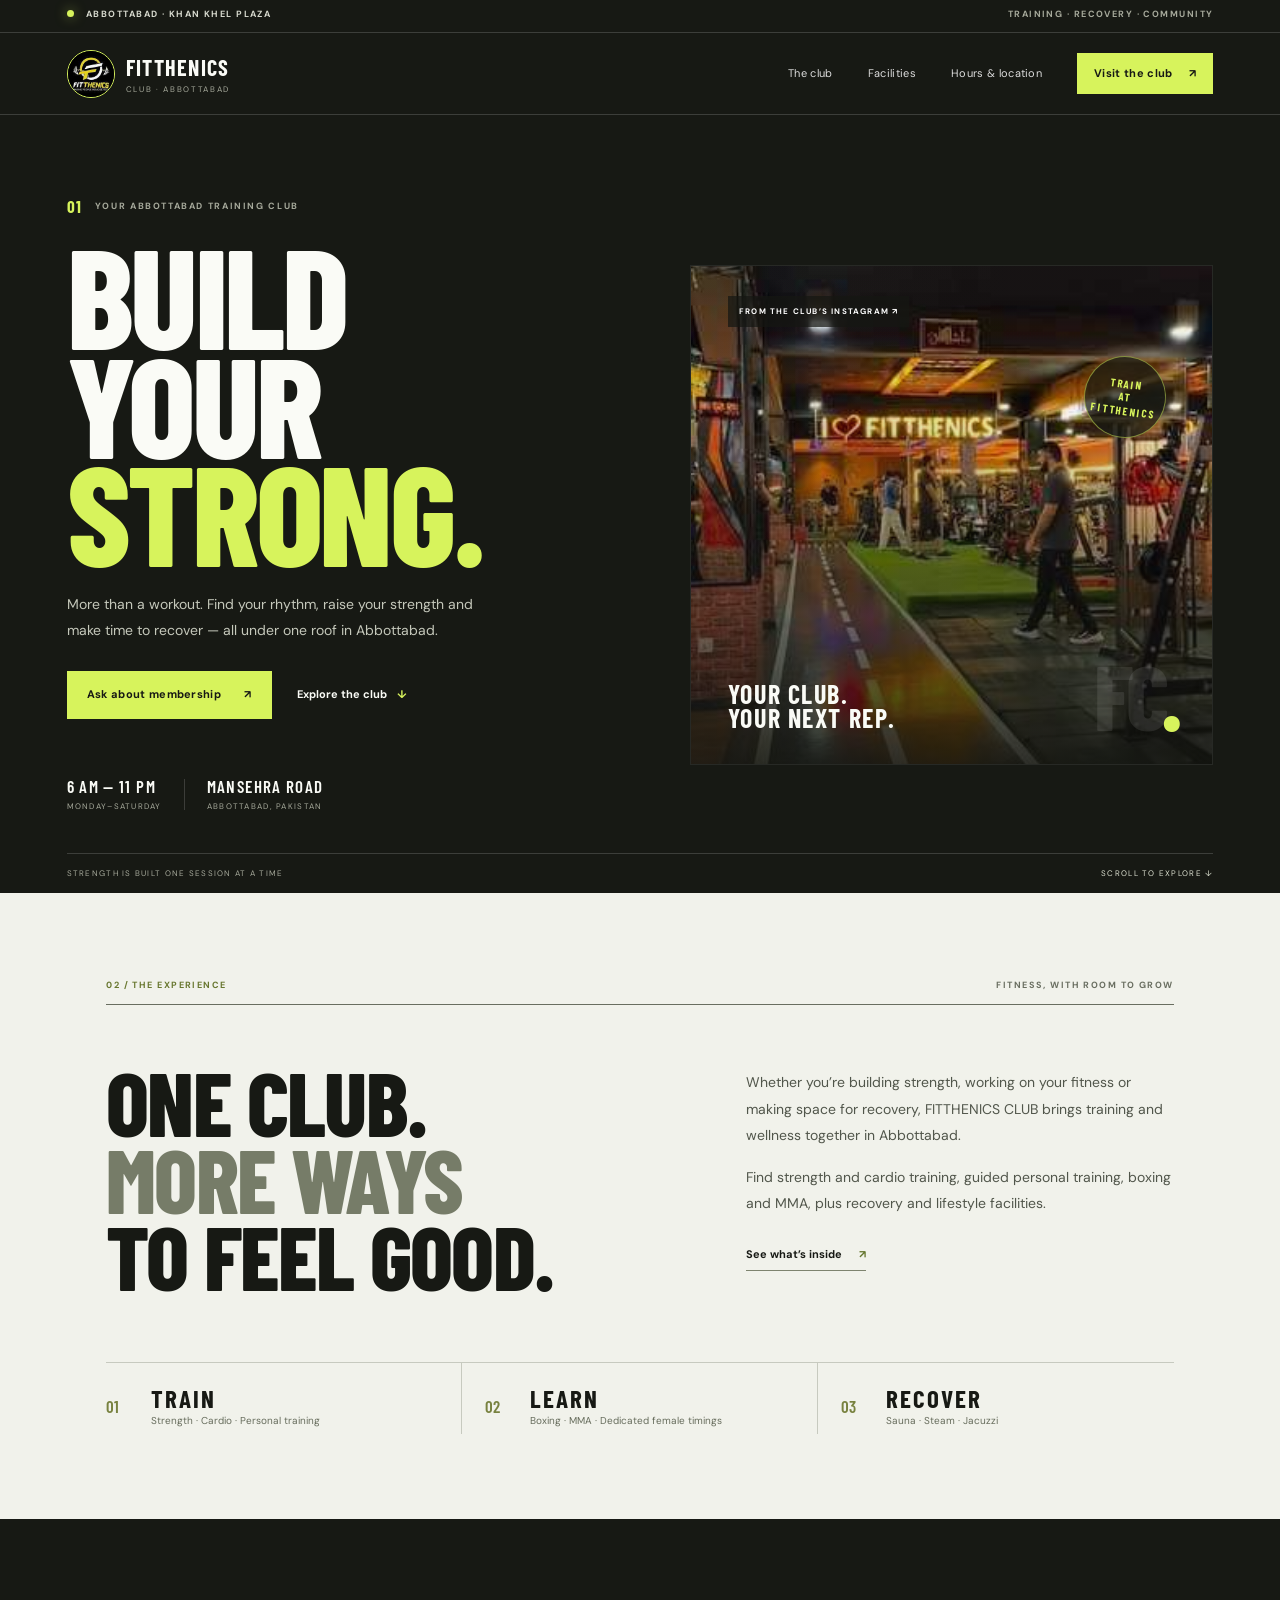
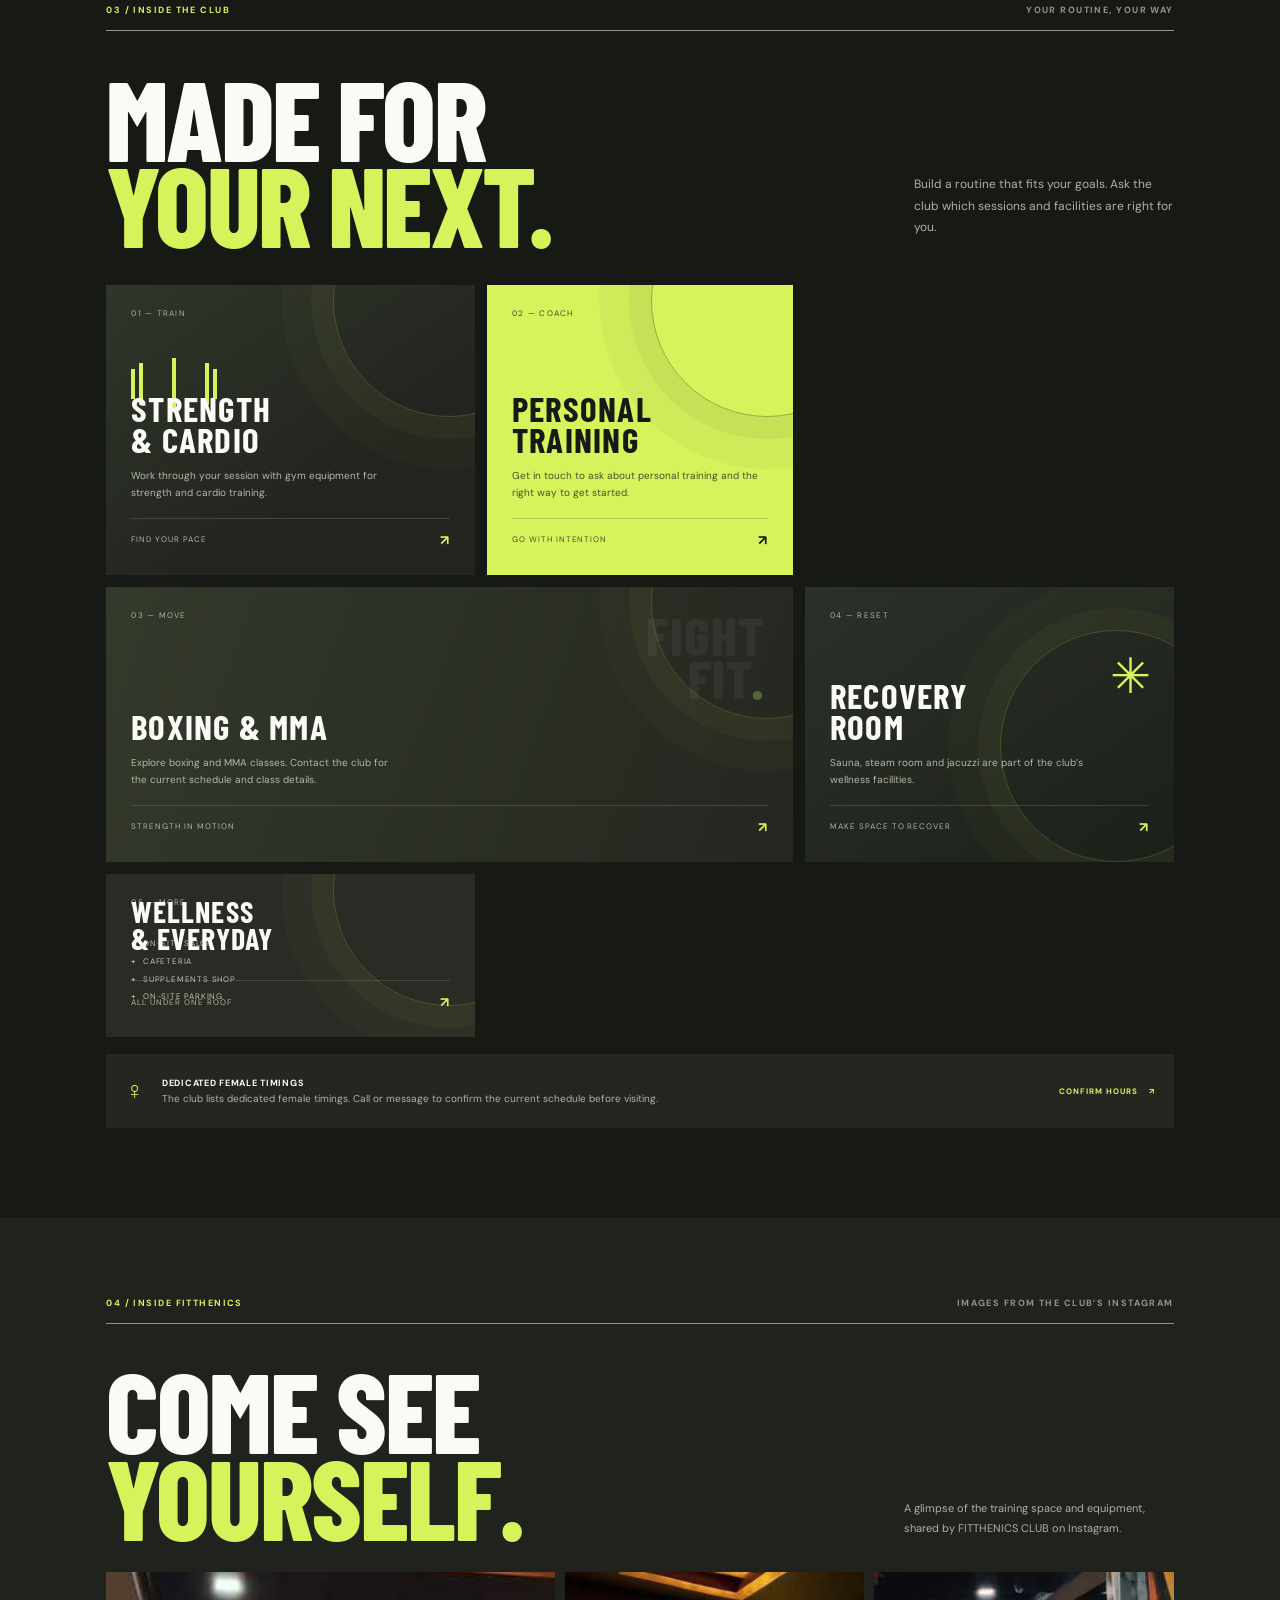
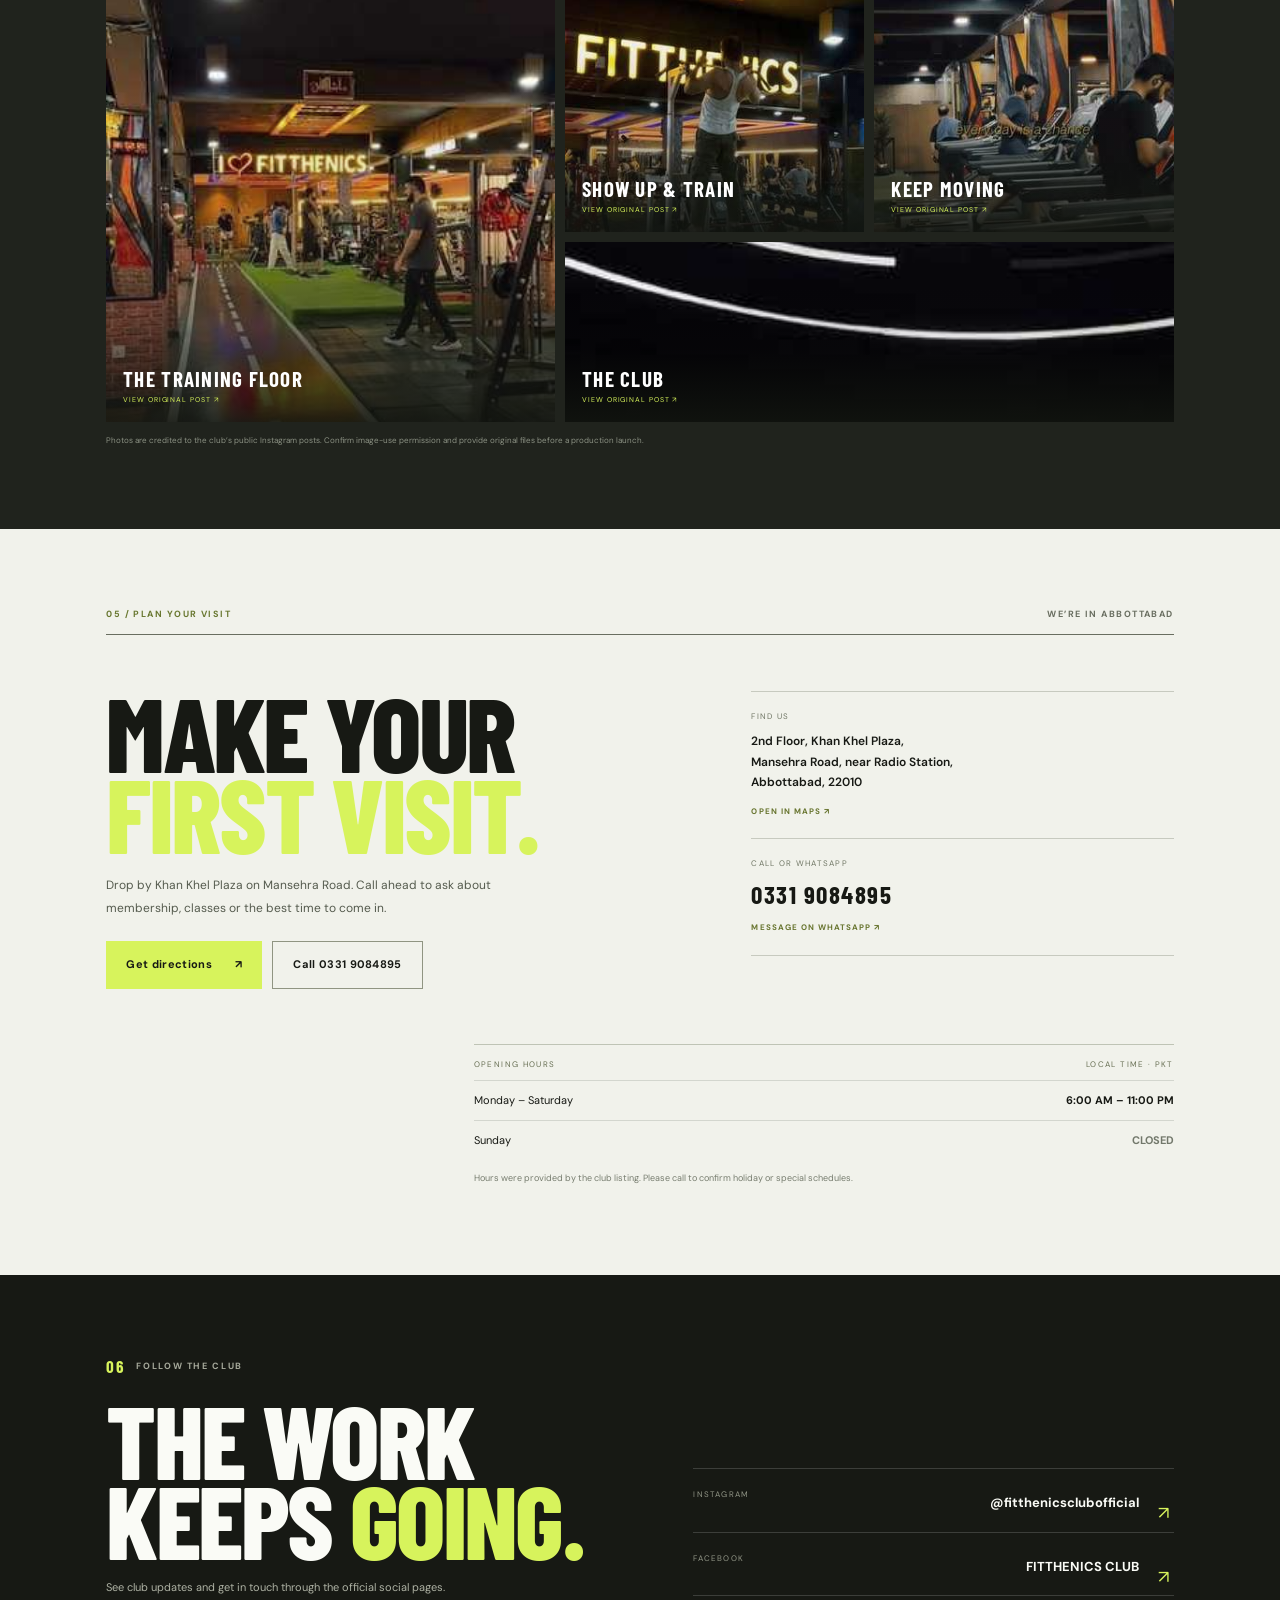
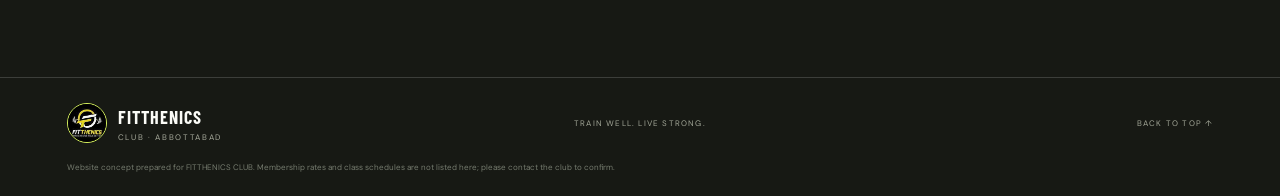
<file: fitthenics-club/index.html>
<!doctype html>
<html lang="en">
<head>
  <meta charset="utf-8">
  <meta name="viewport" content="width=device-width, initial-scale=1">
  <meta name="theme-color" content="#151712">
  <meta name="description" content="Train, recover and recharge at FITTHENICS CLUB in Abbottabad. Explore strength and cardio training, boxing, recovery facilities and more.">
  <title>FITTHENICS CLUB | Train well. Live strong.</title>
  <link rel="preconnect" href="https://fonts.googleapis.com">
  <link rel="preconnect" href="https://fonts.gstatic.com" crossorigin>
  <link href="https://fonts.googleapis.com/css2?family=Barlow+Condensed:wght@500;600;700;800&family=DM+Sans:wght@400;500;600;700&display=swap" rel="stylesheet">
  <link rel="stylesheet" href="styles.css">
  <script src="app.js" defer></script>
</head>
<body>
  <a class="skip-link" href="#main">Skip to content</a>
  <div class="topline"><span class="pulse"></span> ABBOTTABAD · KHAN KHEL PLAZA <span class="topline-right">TRAINING · RECOVERY · COMMUNITY</span></div>
  <header class="site-header">
    <a class="brand" href="#top" aria-label="FITTHENICS CLUB home"><img class="brand-photo" src="images/fitthenics-logo.jpg" alt="FITTHENICS CLUB logo"><span class="brand-copy"><strong>FITTHENICS</strong><small>CLUB · ABBOTTABAD</small></span></a>
    <button class="menu-toggle" aria-expanded="false" aria-controls="site-nav" aria-label="Open menu"><span></span><span></span></button>
    <nav id="site-nav" class="nav-links" aria-label="Main navigation"><a href="#experience">The club</a><a href="#facilities">Facilities</a><a href="#hours">Hours & location</a><a class="nav-cta" href="#contact">Visit the club <span>↗</span></a></nav>
  </header>
  <main id="main">
    <section class="hero" id="top">
      <div class="hero-copy">
        <p class="eyebrow"><span>01</span> YOUR ABBOTTABAD TRAINING CLUB</p>
        <h1>BUILD<br>YOUR <em>STRONG.</em></h1>
        <p class="hero-intro">More than a workout. Find your rhythm, raise your strength and make time to recover — all under one roof in Abbottabad.</p>
        <div class="hero-actions"><a class="button button-lime" href="https://wa.me/923319084895?text=Hi%20FITTHENICS%20CLUB%2C%20I%27d%20like%20to%20ask%20about%20membership." target="_blank" rel="noopener">Ask about membership <span>↗</span></a><a class="text-link" href="#facilities">Explore the club <span>↓</span></a></div>
        <div class="hero-meta"><div><strong>6 AM — 11 PM</strong><span>MONDAY–SATURDAY</span></div><i></i><div><strong>MANSEHRA ROAD</strong><span>ABBOTTABAD, PAKISTAN</span></div></div>
      </div>
      <div class="hero-art hero-art-photo">
        <img class="hero-photo" src="images/instagram-floor.jpg" alt="Inside FITTHENICS CLUB, from its Instagram page" fetchpriority="high" decoding="async">
        <div class="hero-photo-shade"></div>
        <a class="photo-credit" href="https://www.instagram.com/fitthenicsclubofficial/reel/DeEaJNOC7zb/" target="_blank" rel="noopener">FROM THE CLUB’S INSTAGRAM ↗</a>
        <div class="art-caption"><span>YOUR CLUB.<br>YOUR NEXT REP.</span><b>FC<span>.</span></b></div>
        <div class="art-stamp">TRAIN<br>AT<br>FITTHENICS</div>
      </div>
      <div class="hero-bottom"><span>STRENGTH IS BUILT ONE SESSION AT A TIME</span><span>SCROLL TO EXPLORE ↓</span></div>
    </section>

    <section class="intro section-pad" id="experience">
      <div class="section-label"><span>02 / THE EXPERIENCE</span><span>FITNESS, WITH ROOM TO GROW</span></div>
      <div class="intro-grid"><h2>ONE CLUB.<br><span>MORE WAYS</span><br>TO FEEL GOOD.</h2><div class="intro-body"><p>Whether you’re building strength, working on your fitness or making space for recovery, FITTHENICS CLUB brings training and wellness together in Abbottabad.</p><p>Find strength and cardio training, guided personal training, boxing and MMA, plus recovery and lifestyle facilities.</p><a class="arrow-link" href="#facilities">See what’s inside <span>↗</span></a></div></div>
      <div class="feature-strip"><div><span class="feature-number">01</span><strong>TRAIN</strong><small>Strength · Cardio · Personal training</small></div><div><span class="feature-number">02</span><strong>LEARN</strong><small>Boxing · MMA · Dedicated female timings</small></div><div><span class="feature-number">03</span><strong>RECOVER</strong><small>Sauna · Steam · Jacuzzi</small></div></div>
    </section>

    <section class="facilities section-pad" id="facilities">
      <div class="section-label"><span>03 / INSIDE THE CLUB</span><span>YOUR ROUTINE, YOUR WAY</span></div>
      <div class="facilities-heading"><h2>MADE FOR<br><em>YOUR NEXT.</em></h2><p>Build a routine that fits your goals. Ask the club which sessions and facilities are right for you.</p></div>
      <div class="facility-grid">
        <article class="facility-card card-large"><div class="card-index">01 — TRAIN</div><div class="facility-icon icon-bars"><span></span><span></span><span></span></div><h3>STRENGTH<br>& CARDIO</h3><p>Work through your session with gym equipment for strength and cardio training.</p><span class="card-foot">FIND YOUR PACE <b>↗</b></span></article>
        <article class="facility-card card-accent"><div class="card-index">02 — COACH</div><div class="facility-icon icon-target">◎</div><h3>PERSONAL<br>TRAINING</h3><p>Get in touch to ask about personal training and the right way to get started.</p><span class="card-foot">GO WITH INTENTION <b>↗</b></span></article>
        <article class="facility-card card-wide"><div class="card-index">03 — MOVE</div><div class="wide-mark">FIGHT<br>FIT<span>.</span></div><h3>BOXING & MMA</h3><p>Explore boxing and MMA classes. Contact the club for the current schedule and class details.</p><span class="card-foot">STRENGTH IN MOTION <b>↗</b></span></article>
        <article class="facility-card card-recovery"><div class="card-index">04 — RESET</div><div class="facility-icon icon-sun">✳</div><h3>RECOVERY<br>ROOM</h3><p>Sauna, steam room and jacuzzi are part of the club’s wellness facilities.</p><span class="card-foot">MAKE SPACE TO RECOVER <b>↗</b></span></article>
        <article class="facility-card card-lifestyle"><div class="card-index">05 — MORE</div><div class="lifestyle-list"><span>ON-SITE SALON</span><span>CAFETERIA</span><span>SUPPLEMENTS SHOP</span><span>ON-SITE PARKING</span></div><h3>WELLNESS<br>& EVERYDAY</h3><span class="card-foot">ALL UNDER ONE ROOF <b>↗</b></span></article>
      </div>
      <div class="women-note"><span class="women-mark">♀</span><p><strong>DEDICATED FEMALE TIMINGS</strong><br>The club lists dedicated female timings. Call or message to confirm the current schedule before visiting.</p><a href="tel:+923319084895">CONFIRM HOURS <span>↗</span></a></div>
    </section>


    <section class="club-gallery section-pad" id="club-gallery">
      <div class="section-label"><span>04 / INSIDE FITTHENICS</span><span>IMAGES FROM THE CLUB’S INSTAGRAM</span></div>
      <div class="gallery-heading"><h2>COME SEE<br><em>YOURSELF.</em></h2><p>A glimpse of the training space and equipment, shared by FITTHENICS CLUB on Instagram.</p></div>
      <div class="gallery-grid">
        <a class="gallery-card gallery-wide" href="https://www.instagram.com/fitthenicsclubofficial/reel/DeEaJNOC7zb/" target="_blank" rel="noopener"><img src="images/instagram-floor.jpg" alt="The training floor and gym equipment at FITTHENICS CLUB" loading="lazy" decoding="async"><span class="gallery-overlay"><b>THE TRAINING FLOOR</b><small>VIEW ORIGINAL POST ↗</small></span></a>
        <a class="gallery-card" href="https://www.instagram.com/fitthenicsclubofficial/reel/Dd6G2iuiNPt/" target="_blank" rel="noopener"><img src="images/instagram-boxing.jpg" alt="A member training on the gym floor at FITTHENICS CLUB" loading="lazy" decoding="async"><span class="gallery-overlay"><b>SHOW UP & TRAIN</b><small>VIEW ORIGINAL POST ↗</small></span></a>
        <a class="gallery-card" href="https://www.instagram.com/fitthenicsclubofficial/reel/Dd0u4M2izs6/" target="_blank" rel="noopener"><img src="images/instagram-strength.jpg" alt="Cardio machines inside FITTHENICS CLUB" loading="lazy" decoding="async"><span class="gallery-overlay"><b>KEEP MOVING</b><small>VIEW ORIGINAL POST ↗</small></span></a>
        <a class="gallery-card gallery-short" href="https://www.instagram.com/fitthenicsclubofficial/reel/DeSUW6fCapv/" target="_blank" rel="noopener"><img src="images/instagram-hero.jpg" alt="Training space at FITTHENICS CLUB" loading="lazy" decoding="async"><span class="gallery-overlay"><b>THE CLUB</b><small>VIEW ORIGINAL POST ↗</small></span></a>
      </div>
      <p class="gallery-note">Photos are credited to the club’s public Instagram posts. Confirm image-use permission and provide original files before a production launch.</p>
    </section>

    <section class="visit section-pad" id="hours">
      <div class="section-label"><span>05 / PLAN YOUR VISIT</span><span>WE’RE IN ABBOTTABAD</span></div>
      <div class="visit-grid"><div class="visit-copy"><h2>MAKE YOUR<br><em>FIRST VISIT.</em></h2><p>Drop by Khan Khel Plaza on Mansehra Road. Call ahead to ask about membership, classes or the best time to come in.</p><div class="visit-actions"><a class="button button-lime" href="https://www.google.com/maps/search/?api=1&query=FITTHENICS%20CLUB%2C%202nd%20Floor%2C%20Khan%20Khel%20Plaza%2C%20Mansehra%20Road%2C%20Abbottabad" target="_blank" rel="noopener">Get directions <span>↗</span></a><a class="button button-outline" href="tel:+923319084895">Call 0331 9084895</a></div></div>
        <div class="visit-details"><div class="detail-block"><span class="detail-label">FIND US</span><address>2nd Floor, Khan Khel Plaza,<br>Mansehra Road, near Radio Station,<br>Abbottabad, 22010</address><a href="https://www.google.com/maps/search/?api=1&query=FITTHENICS%20CLUB%2C%20Khan%20Khel%20Plaza%2C%20Abbottabad" target="_blank" rel="noopener" class="detail-link">OPEN IN MAPS ↗</a></div><div class="detail-block" id="contact"><span class="detail-label">CALL OR WHATSAPP</span><a class="phone-number" href="tel:+923319084895">0331 9084895</a><a class="detail-link" href="https://wa.me/923319084895?text=Hi%20FITTHENICS%20CLUB%2C%20I%27d%20like%20to%20know%20more." target="_blank" rel="noopener">MESSAGE ON WHATSAPP ↗</a></div></div></div>
      <div class="hours-panel"><div class="hours-title"><span>OPENING HOURS</span><span>LOCAL TIME · PKT</span></div><div class="hours-row"><span>Monday – Saturday</span><strong>6:00 AM – 11:00 PM</strong></div><div class="hours-row"><span>Sunday</span><strong class="closed">CLOSED</strong></div><p>Hours were provided by the club listing. Please call to confirm holiday or special schedules.</p></div>
    </section>

    <section class="social section-pad">
      <div class="social-main"><p class="eyebrow"><span>06</span> FOLLOW THE CLUB</p><h2>THE WORK<br>KEEPS <em>GOING.</em></h2><p>See club updates and get in touch through the official social pages.</p></div>
      <div class="social-links"><a href="https://www.instagram.com/fitthenicsclubofficial/?hl=en" target="_blank" rel="noopener"><span>INSTAGRAM</span><b>@fitthenicsclubofficial</b><i>↗</i></a><a href="https://www.facebook.com/fitthenicsclub/" target="_blank" rel="noopener"><span>FACEBOOK</span><b>FITTHENICS CLUB</b><i>↗</i></a></div>
    </section>
  </main>
  <footer class="footer"><a class="brand" href="#top"><img class="brand-photo" src="images/fitthenics-logo.jpg" alt="FITTHENICS CLUB logo"><span class="brand-copy"><strong>FITTHENICS</strong><small>CLUB · ABBOTTABAD</small></span></a><span>TRAIN WELL. LIVE STRONG.</span><a href="#top" class="back-top">BACK TO TOP ↑</a><small class="footer-note">Website concept prepared for FITTHENICS CLUB. Membership rates and class schedules are not listed here; please contact the club to confirm.</small></footer>
  <a class="mobile-call" href="https://wa.me/923319084895?text=Hi%20FITTHENICS%20CLUB%2C%20I%27d%20like%20to%20ask%20about%20membership." target="_blank" rel="noopener"><span>MESSAGE THE CLUB</span><b>↗</b></a>
</body>
</html>
</file>
<file: fitthenics-club/styles.css>
:root{--ink:#171914;--ink-soft:#22251f;--lime:#d7f35c;--paper:#f1f2eb;--white:#fafbf6;--muted:#a6a99b;--line:rgba(255,255,255,.16);--display:'Barlow Condensed',Impact,sans-serif;--body:'DM Sans',Arial,sans-serif}*{box-sizing:border-box}html{scroll-behavior:smooth}body{margin:0;background:var(--ink);color:var(--white);font-family:var(--body);font-size:15px;line-height:1.6}a{color:inherit;text-decoration:none}button{font:inherit}.skip-link{position:absolute;left:-999px;top:8px;padding:10px;background:var(--lime);color:var(--ink);z-index:9}.skip-link:focus{left:8px}.topline{min-height:33px;padding:7px 5.2%;font-size:9px;font-weight:700;letter-spacing:.16em;border-bottom:1px solid var(--line);color:#d7d9ce}.pulse{display:inline-block;width:7px;height:7px;background:var(--lime);border-radius:50%;margin-right:9px;box-shadow:0 0 12px #d7f35c88}.topline-right{float:right;color:var(--muted)}.site-header{height:82px;padding:0 5.2%;display:flex;align-items:center;justify-content:space-between;border-bottom:1px solid var(--line);position:relative;z-index:5;background:var(--ink)}.brand{display:flex;gap:11px;align-items:center}.brand-symbol{display:grid;place-items:center;width:43px;height:43px;border:1px solid var(--lime);font:700 26px var(--display);letter-spacing:-.06em;color:var(--lime);position:relative}.brand-symbol span{font-size:12px;position:absolute;right:5px;top:3px}.brand-copy{display:grid;line-height:1.1}.brand-copy strong{font:700 22px var(--display);letter-spacing:.06em}.brand-copy small{font-size:8px;letter-spacing:.21em;color:var(--muted);margin-top:5px}.nav-links{display:flex;align-items:center;gap:35px;font-size:11px;color:#ddd;letter-spacing:.03em}.nav-links>a:not(.nav-cta):hover,.text-link:hover,.arrow-link:hover{color:var(--lime)}.nav-cta{background:var(--lime);color:var(--ink);padding:12px 17px;font-weight:700}.nav-cta span{margin-left:13px}.menu-toggle{display:none}.hero{min-height:660px;padding:78px 5.2% 55px;position:relative;display:grid;grid-template-columns:1.05fr .95fr;align-items:center;gap:4%}.hero-copy{position:relative;z-index:2;padding-bottom:25px}.eyebrow{font-size:9px;letter-spacing:.18em;font-weight:700;color:var(--muted);display:flex;align-items:center;gap:12px;margin:0 0 20px}.eyebrow span{color:var(--lime);font-family:var(--display);font-size:17px}.hero h1,.facilities-heading h2,.visit h2,.social h2{font:800 clamp(82px,11vw,156px)/.77 var(--display);letter-spacing:-.025em;margin:0;color:var(--white)}.hero h1 em,.facilities-heading em,.visit h2 em,.social h2 em{font-style:normal;color:var(--lime)}.hero-intro{max-width:440px;color:#c5c8bb;font-size:14px;line-height:1.8;margin:27px 0 28px}.hero-actions{display:flex;align-items:center;gap:25px}.button{display:inline-flex;align-items:center;justify-content:center;gap:23px;min-height:48px;padding:0 20px;font-size:11px;font-weight:700;letter-spacing:.03em;transition:transform .2s,background .2s}.button:hover{transform:translateY(-2px)}.button-lime{background:var(--lime);color:var(--ink)}.button-lime:hover{background:#e5ff7e}.text-link{font-size:11px;font-weight:700}.text-link span{color:var(--lime);margin-left:7px}.hero-meta{display:flex;align-items:center;gap:22px;margin-top:57px}.hero-meta div{display:grid;gap:4px}.hero-meta strong{font:600 17px var(--display);letter-spacing:.08em}.hero-meta span{font-size:8px;letter-spacing:.16em;color:var(--muted)}.hero-meta i{height:31px;border-left:1px solid var(--line)}.hero-art{height:500px;max-width:550px;width:100%;margin-left:auto;position:relative;overflow:hidden;background:radial-gradient(ellipse at 64% 44%,#404a2c 0,#22271c 30%,#1c2019 66%,#171914 100%);border:1px solid #ffffff12}.art-grid{position:absolute;inset:0;opacity:.23;background-image:linear-gradient(#ffffff12 1px,transparent 1px),linear-gradient(90deg,#ffffff12 1px,transparent 1px);background-size:48px 48px;mask-image:linear-gradient(110deg,transparent 8%,black 50%,transparent 95%)}.art-ring{position:absolute;border:1px solid #d7f35c66;border-radius:50%;aspect-ratio:1;left:50%;top:48%;transform:translate(-50%,-50%)}.ring-one{width:min(74%,370px);box-shadow:0 0 0 22px #d7f35c08,0 0 0 64px #d7f35c06}.ring-two{width:min(47%,236px);border-color:#d7f35c99}.ring-two:before,.ring-two:after{content:"";position:absolute;left:50%;top:50%;background:var(--lime);transform:translate(-50%,-50%)}.ring-two:before{height:1px;width:140%}.ring-two:after{width:1px;height:140%}.art-caption{position:absolute;left:8%;bottom:8%;display:flex;align-items:flex-end;justify-content:space-between;width:84%;font:700 26px/.92 var(--display);letter-spacing:.06em}.art-caption b{font:800 92px/.75 var(--display);letter-spacing:-.08em;color:#ffffff18}.art-caption b span{color:var(--lime)}.art-stat{position:absolute;left:8%;top:8%;display:flex;gap:10px;align-items:center}.art-stat strong{font:700 36px var(--display);color:var(--lime)}.art-stat span{font-size:8px;letter-spacing:.15em;line-height:1.45;color:#d5d8c9}.art-stamp{position:absolute;right:9%;top:18%;font:700 11px/1.2 var(--display);letter-spacing:.16em;color:var(--lime);transform:rotate(8deg);border:1px solid #d7f35c80;border-radius:50%;width:82px;height:82px;display:grid;place-content:center;text-align:center}.hero-bottom{position:absolute;bottom:0;left:5.2%;right:5.2%;border-top:1px solid var(--line);padding:13px 0;display:flex;justify-content:space-between;color:var(--muted);font-size:8px;letter-spacing:.16em}.hero-bottom span:last-child{color:#dce0d0}.section-pad{padding-left:8.3%;padding-right:8.3%}.section-label{display:flex;justify-content:space-between;border-bottom:1px solid currentColor;padding-bottom:12px;font-size:9px;letter-spacing:.16em;font-weight:700;color:#929687}.section-label span:first-child{color:var(--lime)}.intro{background:var(--paper);color:var(--ink);padding-top:85px;padding-bottom:85px}.intro .section-label{color:#696e60}.intro .section-label span:first-child{color:#68772f}.intro-grid{display:grid;grid-template-columns:1.12fr .88fr;gap:9%;padding:58px 0 68px}.intro h2{font:800 clamp(55px,7vw,91px)/.86 var(--display);letter-spacing:-.02em;margin:0}.intro h2 span{color:#767c68}.intro-body{padding-top:6px;max-width:430px}.intro-body p{font-size:14px;color:#51564b;line-height:1.9;margin:0 0 15px}.arrow-link{display:inline-block;margin-top:14px;font-size:11px;font-weight:700;border-bottom:1px solid #7e846f;padding-bottom:6px}.arrow-link span{color:#65762d;margin-left:14px}.feature-strip{display:grid;grid-template-columns:repeat(3,1fr);border-top:1px solid #c7cabf}.feature-strip>div{padding:20px 18px 5px 0;position:relative;display:grid;grid-template-columns:45px 1fr;align-items:center;border-right:1px solid #c7cabf}.feature-strip>div+div{padding-left:23px}.feature-strip>div:last-child{border:0}.feature-number{grid-row:span 2;color:#78823f;font:600 17px var(--display)}.feature-strip strong{font:700 25px var(--display);letter-spacing:.08em}.feature-strip small{font-size:10px;color:#666c5c}.facilities{padding-top:84px;padding-bottom:90px}.facilities-heading{display:flex;justify-content:space-between;align-items:flex-end;padding:43px 0 39px}.facilities-heading h2{font-size:clamp(68px,9vw,112px)}.facilities-heading p{max-width:260px;color:#aeb2a4;font-size:12px;line-height:1.8;margin:0 0 7px}.facility-grid{display:grid;grid-template-columns:1fr .83fr 1fr;grid-template-rows:290px 275px;gap:12px}.facility-card{position:relative;padding:24px 25px;background:#242720;overflow:hidden;display:flex;flex-direction:column;justify-content:flex-end;min-width:0}.facility-card:before{content:"";position:absolute;width:230px;height:230px;border:1px solid #d7f35c32;border-radius:50%;right:-90px;top:-100px;box-shadow:0 0 0 22px #d7f35c08,0 0 0 52px #d7f35c05}.card-large{grid-row:span 1;background:linear-gradient(145deg,#30362a,#22251f 65%)}.card-accent{background:var(--lime);color:var(--ink)}.card-accent:before{border-color:#17191455;box-shadow:0 0 0 22px #1719140c,0 0 0 52px #17191408}.card-wide{grid-column:1/3;background:linear-gradient(110deg,#33392b,#242720)}.card-recovery{background:linear-gradient(145deg,#2b3028,#1c201a)}.card-lifestyle{background:#292c25}.card-index{position:absolute;top:22px;left:25px;font-size:8px;letter-spacing:.16em;color:#aeb4a1}.card-accent .card-index{color:#3e4824}.facility-icon{position:absolute;top:70px;left:25px;color:var(--lime)}.icon-bars{height:58px;width:86px;display:flex;align-items:center;justify-content:space-between}.icon-bars:before,.icon-bars:after{content:"";position:absolute;width:4px;background:var(--lime);height:42px;left:8px}.icon-bars:after{left:auto;right:8px}.icon-bars span{height:30px;width:4px;background:var(--lime)}.icon-bars span:nth-child(2){height:52px}.icon-target{font-size:50px;line-height:1}.icon-sun{font-size:49px;line-height:1}.facility-card h3{font:700 35px/.9 var(--display);letter-spacing:.035em;margin:0 0 11px;position:relative;z-index:1}.facility-card p{font-size:10px;line-height:1.7;color:#b4b8aa;margin:0;max-width:270px;position:relative;z-index:1}.card-accent p{color:#46502a}.card-foot{display:flex;justify-content:space-between;align-items:center;border-top:1px solid #ffffff22;padding-top:10px;margin-top:17px;font-size:8px;letter-spacing:.12em;color:#aeb4a1}.card-foot b{font-size:14px;color:var(--lime)}.card-accent .card-foot{border-color:#24272033;color:#48522c}.card-accent .card-foot b{color:#171914}.wide-mark{position:absolute;right:28px;top:26px;color:#ffffff0d;font:800 54px/.8 var(--display);text-align:right;letter-spacing:.02em}.wide-mark span{color:#d7f35c4a}.card-wide .facility-icon{display:none}.card-recovery .facility-icon{left:auto;right:23px;top:65px}.card-recovery:before{right:-58px;top:43px}.card-lifestyle .lifestyle-list{position:absolute;top:63px;left:25px;display:grid;gap:5px;font-size:8px;letter-spacing:.1em;color:#bdc1b4}.card-lifestyle .lifestyle-list span:before{content:"+";color:var(--lime);margin-right:7px}.card-lifestyle h3{font-size:30px}.women-note{margin-top:17px;padding:17px 19px;background:#242720;display:flex;align-items:center;gap:18px}.women-mark{color:var(--lime);font-size:25px}.women-note p{font-size:10px;line-height:1.65;color:#adb2a3;margin:0;flex:1}.women-note p strong{color:var(--white);letter-spacing:.08em;font-size:9px}.women-note>a{font-size:8px;letter-spacing:.12em;font-weight:700;color:var(--lime)}.women-note>a span{margin-left:8px}.visit{padding-top:78px;padding-bottom:90px;background:var(--paper);color:var(--ink)}.visit .section-label{color:#696e60}.visit .section-label span:first-child{color:#68772f}.visit-grid{display:grid;grid-template-columns:1fr .8fr;gap:11%;padding:56px 0 55px}.visit h2{font-size:clamp(65px,8.6vw,105px);color:var(--ink)}.visit-copy>p{max-width:395px;color:#555b4e;font-size:12px;line-height:1.85;margin:22px 0}.visit-actions{display:flex;gap:10px;flex-wrap:wrap}.button-outline{border:1px solid #909582;color:var(--ink)}.button-outline:hover{background:#e2e5d8}.visit-details{border-top:1px solid #c7cabf}.detail-block{padding:18px 0 21px;border-bottom:1px solid #c7cabf;display:flex;flex-direction:column;align-items:flex-start}.detail-label{font-size:8px;letter-spacing:.16em;color:#707765;margin-bottom:9px}.detail-block address{font-style:normal;font-size:12px;line-height:1.7;font-weight:600}.detail-link{font-size:8px;letter-spacing:.13em;color:#67742e;font-weight:700;margin-top:12px}.phone-number{font:700 25px var(--display);letter-spacing:.06em}.hours-panel{border-top:1px solid #bfc4b5;padding-top:13px;max-width:700px;margin-left:auto}.hours-title,.hours-row{display:flex;align-items:center;justify-content:space-between}.hours-title{font-size:8px;letter-spacing:.17em;color:#687054;margin-bottom:9px}.hours-row{padding:11px 0;border-top:1px solid #d3d6ce;font-size:11px}.hours-row strong{font-size:11px}.hours-row .closed{color:#72786b}.hours-panel>p{font-size:9px;color:#777d6f;margin:10px 0 0}.social{padding-top:78px;padding-bottom:81px;display:grid;grid-template-columns:1fr 1fr;gap:10%;align-items:end}.social h2{font-size:clamp(68px,8.3vw,103px)}.social-main>p:last-child{color:#aeb2a4;font-size:11px;margin:20px 0 0}.social-links{border-top:1px solid var(--line)}.social-links a{display:grid;grid-template-columns:1fr auto;position:relative;padding:19px 35px 18px 0;border-bottom:1px solid var(--line)}.social-links a span{font-size:8px;letter-spacing:.15em;color:#929687}.social-links a b{font-size:13px;margin-top:5px}.social-links a i{position:absolute;right:5px;top:30px;font-style:normal;font-size:18px;color:var(--lime)}.social-links a:hover b{color:var(--lime)}.footer{border-top:1px solid var(--line);padding:25px 5.2% 22px;display:grid;grid-template-columns:1fr auto 1fr;align-items:center;gap:18px}.footer>.brand .brand-symbol{width:35px;height:35px;font-size:21px}.footer>.brand .brand-copy strong{font-size:18px}.footer>span,.back-top{font-size:8px;letter-spacing:.15em;color:#a2a697}.back-top{text-align:right}.footer-note{grid-column:1/-1;color:#767c6f;font-size:8px;margin:0}.mobile-call{display:none}::selection{background:var(--lime);color:var(--ink)}
@media(max-width:900px){.hero{min-height:590px;padding-top:63px}.hero h1{font-size:clamp(76px,12vw,118px)}.hero-art{height:420px}.section-pad{padding-left:6%;padding-right:6%}.intro-grid{gap:5%}.facility-grid{grid-template-rows:275px 250px}.facility-card{padding:20px}.facility-card h3{font-size:30px}.card-index{left:20px}.facility-icon{left:20px}.card-lifestyle .lifestyle-list{left:20px}.facilities-heading h2{font-size:clamp(65px,9vw,95px)}}
@media(max-width:640px){body{font-size:14px;padding-bottom:56px}.topline{padding:7px 5%;font-size:8px}.topline-right{display:none}.site-header{height:68px;padding:0 5%}.brand-symbol{width:38px;height:38px;font-size:23px}.brand-copy strong{font-size:20px}.menu-toggle{display:flex;width:40px;height:40px;background:none;border:1px solid var(--line);color:white;flex-direction:column;justify-content:center;align-items:center;gap:5px}.menu-toggle span{width:16px;border-top:1px solid var(--lime)}.nav-links{display:none;position:absolute;top:67px;left:0;right:0;background:#1d201a;padding:19px 5% 23px;flex-direction:column;align-items:stretch;gap:0;border-bottom:1px solid var(--line)}.nav-links.is-open{display:flex}.nav-links>a{padding:12px 0;border-bottom:1px solid var(--line)}.nav-links .nav-cta{margin-top:14px;padding:13px 16px;border:0}.hero{display:flex;flex-direction:column;align-items:stretch;gap:28px;padding:49px 5% 60px;min-height:auto}.hero-copy{padding-bottom:0}.hero h1{font-size:clamp(79px,21vw,125px)}.hero-intro{font-size:12px;max-width:340px;margin:21px 0}.hero-actions{gap:17px;flex-wrap:wrap}.button{min-height:46px;padding:0 14px;font-size:10px;gap:12px}.text-link{font-size:10px}.hero-meta{margin-top:29px;gap:17px}.hero-meta strong{font-size:15px}.hero-meta span{font-size:7px}.hero-art{height:300px;width:100%;max-width:none}.art-caption{font-size:22px}.art-caption b{font-size:76px}.hero-bottom{left:5%;right:5%;font-size:7px}.hero-bottom span:first-child{max-width:58%}.section-pad{padding-left:5%;padding-right:5%}.intro{padding-top:55px;padding-bottom:52px}.section-label{font-size:7px;letter-spacing:.12em}.intro-grid{display:block;padding:37px 0 39px}.intro h2{font-size:clamp(57px,15vw,82px)}.intro-body{padding-top:24px}.intro-body p{font-size:12px}.feature-strip{grid-template-columns:1fr}.feature-strip>div,.feature-strip>div+div{padding:13px 0;border-right:0;border-bottom:1px solid #c7cabf;grid-template-columns:35px 1fr}.feature-strip>div:last-child{border-bottom:0}.feature-strip strong{font-size:22px}.feature-strip small{font-size:9px}.facilities{padding-top:55px;padding-bottom:58px}.facilities-heading{display:block;padding:33px 0 26px}.facilities-heading h2{font-size:clamp(69px,17vw,92px)}.facilities-heading p{margin-top:20px;font-size:11px}.facility-grid{grid-template-columns:1fr 1fr;grid-template-rows:250px 235px 245px;gap:9px}.facility-card{padding:16px}.card-index{top:15px;left:16px;font-size:7px}.facility-icon{top:57px;left:16px;transform:scale(.8);transform-origin:left top}.facility-card h3{font-size:26px}.facility-card p{font-size:9px}.card-foot{font-size:7px;margin-top:12px;padding-top:8px}.card-wide{grid-column:1/3}.wide-mark{font-size:45px;right:18px;top:28px}.card-recovery .facility-icon{left:auto;right:14px;top:62px;transform:scale(.7)}.card-lifestyle .lifestyle-list{top:52px;left:16px;font-size:7px;gap:3px}.card-lifestyle h3{font-size:24px}.women-note{align-items:flex-start;gap:11px;padding:14px}.women-note p{font-size:9px}.women-note>a{font-size:7px;white-space:nowrap;margin-top:4px}.visit{padding-top:55px;padding-bottom:55px}.visit-grid{display:block;padding:37px 0 40px}.visit h2{font-size:clamp(67px,16vw,92px)}.visit-copy>p{font-size:11px;margin:20px 0}.visit-details{margin-top:31px}.detail-block address{font-size:11px}.hours-panel{margin:0}.hours-row{font-size:10px}.hours-row strong{font-size:10px}.social{padding-top:56px;padding-bottom:54px;display:block}.social h2{font-size:clamp(72px,18vw,97px)}.social-main>p:last-child{font-size:10px}.social-links{margin-top:27px}.social-links a{padding:14px 32px 13px 0}.social-links a b{font-size:12px}.social-links a i{top:24px}.footer{padding:20px 5% 17px;grid-template-columns:1fr auto;gap:13px}.footer>span{display:none}.back-top{grid-column:2;grid-row:1}.footer-note{font-size:7px}.mobile-call{display:flex;position:fixed;z-index:6;bottom:0;left:0;right:0;height:54px;background:var(--lime);color:var(--ink);align-items:center;justify-content:space-between;padding:0 5%;font-size:10px;font-weight:700;letter-spacing:.12em;box-shadow:0 -5px 20px #0003}.mobile-call b{font-size:17px}}
@media(max-width:380px){.facility-grid{grid-template-rows:260px 250px 255px}.facility-card h3{font-size:23px}.card-foot{letter-spacing:.06em}.hero h1{font-size:76px}.hero-actions{gap:11px}.button{font-size:9px}.women-note{flex-wrap:wrap}.women-note p{min-width:75%}.women-note>a{margin-left:35px}}
@media(prefers-reduced-motion:reduce){html{scroll-behavior:auto}*,*:before,*:after{transition:none!important;animation:none!important}}

/* Fitthenics-specific photography and identity */
.brand-photo{width:48px;height:48px;object-fit:cover;border:1px solid #d7f35c;border-radius:50%;background:#000}.footer .brand-photo{width:40px;height:40px}.hero-art-photo{isolation:isolate;background:#171914}.hero-photo{position:absolute;inset:0;width:100%;height:100%;object-fit:cover;object-position:center 52%;z-index:-2}.hero-photo-shade{position:absolute;inset:0;z-index:-1;background:linear-gradient(180deg,#10120e15 0%,#10120e08 30%,#10120edb 100%),linear-gradient(90deg,#12140f28,#12140f00 70%)}.hero-art-photo .art-caption{left:7%;bottom:7%;width:86%}.photo-credit{position:absolute;left:7%;top:6%;font-size:8px;letter-spacing:.15em;font-weight:700;color:#fff;background:#151712b8;padding:9px 11px}.hero-art-photo .art-stamp{background:#171914b8}.club-gallery{padding-top:78px;padding-bottom:82px;background:#20231d}.gallery-heading{display:flex;align-items:flex-end;justify-content:space-between;padding:42px 0 32px}.gallery-heading h2{font:800 clamp(68px,9vw,112px)/.78 var(--display);letter-spacing:-.02em;margin:0}.gallery-heading h2 em{font-style:normal;color:var(--lime)}.gallery-heading p{max-width:270px;color:#aeb2a4;font-size:11px;line-height:1.8;margin:0 0 2px}.gallery-grid{display:grid;grid-template-columns:1.2fr .8fr .8fr;grid-template-rows:260px 180px;gap:10px}.gallery-card{position:relative;overflow:hidden;background:#30342c;display:block}.gallery-card img{width:100%;height:100%;object-fit:cover;object-position:center 40%;display:block;transition:transform .55s ease,filter .3s ease;filter:saturate(.84)}.gallery-card:hover img{transform:scale(1.04);filter:saturate(1)}.gallery-wide{grid-row:span 2}.gallery-short{grid-column:2/4}.gallery-overlay{position:absolute;inset:0;display:flex;flex-direction:column;justify-content:flex-end;padding:17px;background:linear-gradient(0deg,#11140fe8 0%,#11140f22 40%,transparent 75%);color:white}.gallery-overlay b{font:700 21px var(--display);letter-spacing:.06em}.gallery-overlay small{font-size:7px;letter-spacing:.13em;color:var(--lime);margin-top:3px}.gallery-note{font-size:8px;color:#8c9284;margin:12px 0 0;line-height:1.6}
@media(max-width:900px){.gallery-grid{grid-template-rows:230px 160px}}
@media(max-width:640px){.brand-photo{width:40px;height:40px}.footer .brand-photo{width:34px;height:34px}.hero-art-photo{height:330px}.photo-credit{font-size:7px}.club-gallery{padding-top:56px;padding-bottom:59px}.gallery-heading{display:block;padding:33px 0 25px}.gallery-heading h2{font-size:clamp(72px,17vw,92px)}.gallery-heading p{margin-top:18px;max-width:330px;font-size:10px}.gallery-grid{grid-template-columns:1fr 1fr;grid-template-rows:290px 175px 175px;gap:8px}.gallery-wide{grid-column:1/3;grid-row:auto}.gallery-short{grid-column:1/3}.gallery-overlay{padding:12px}.gallery-overlay b{font-size:18px}}
</file>
